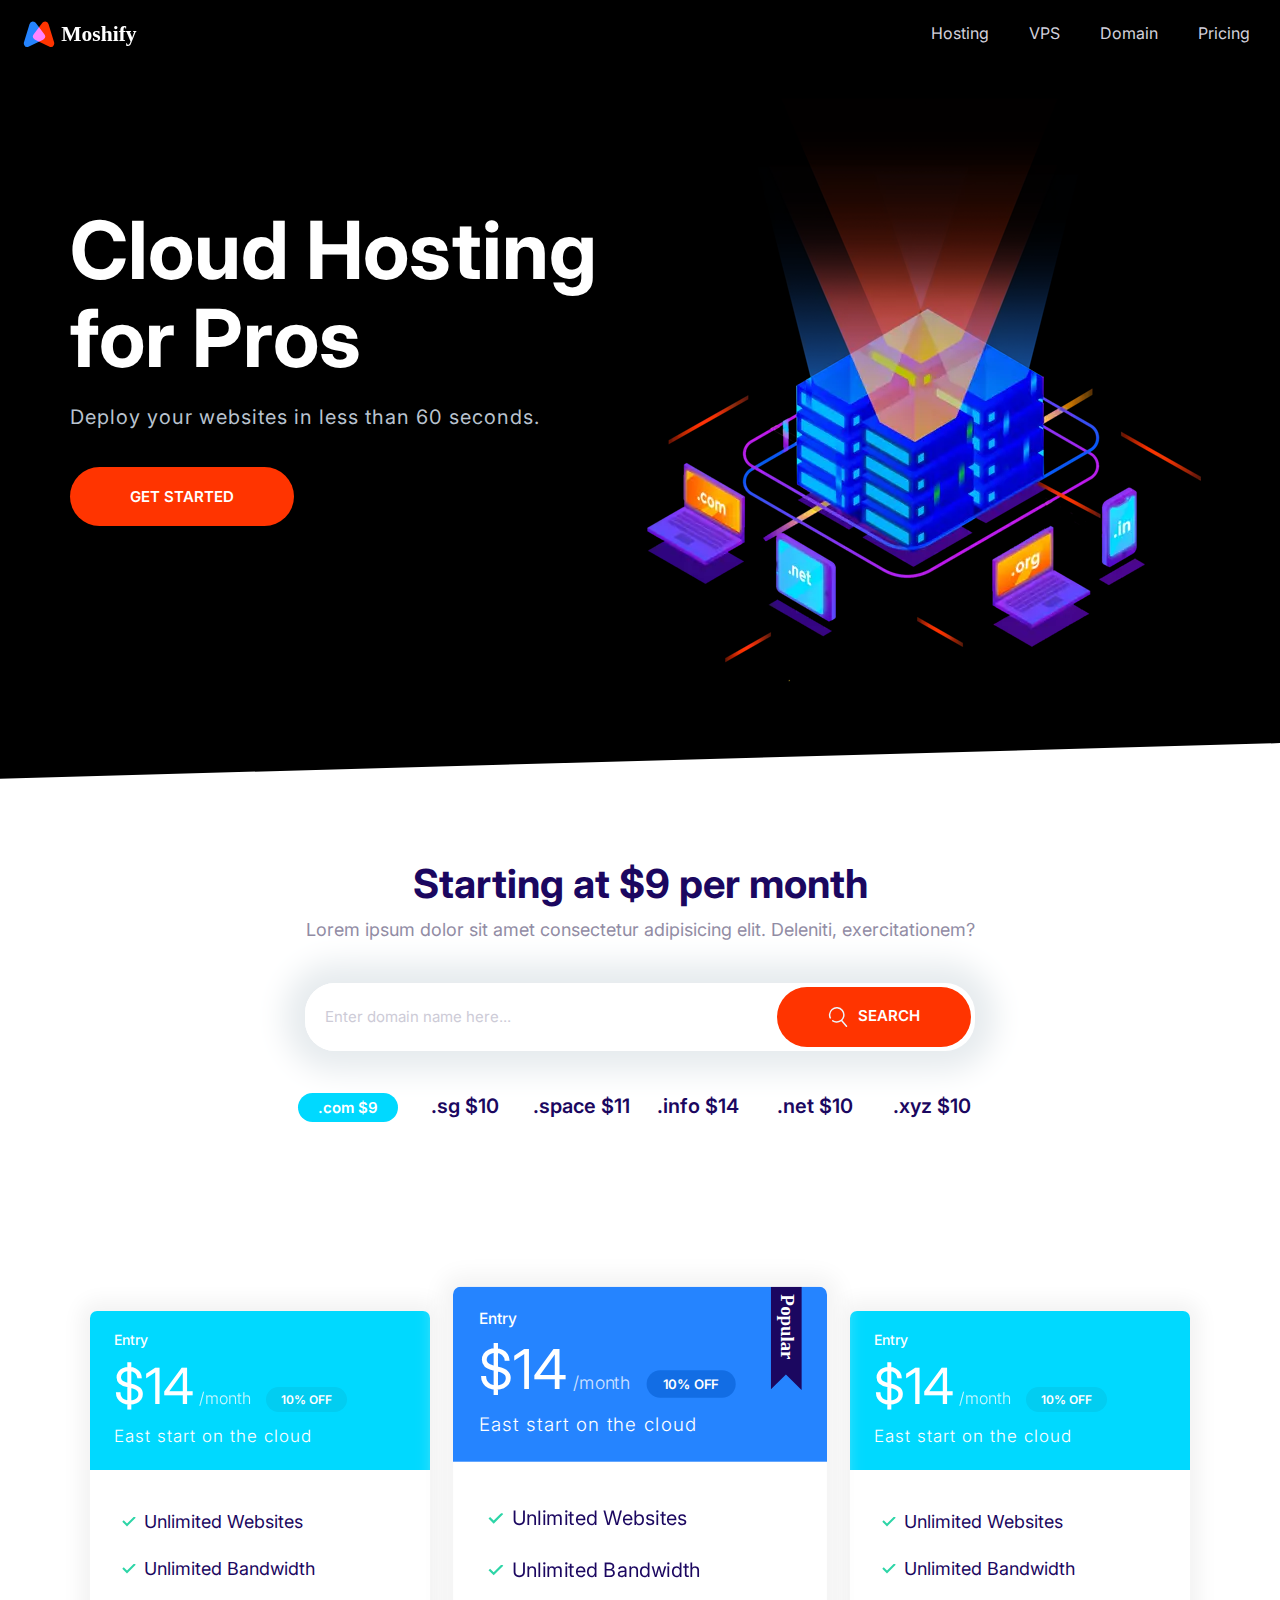
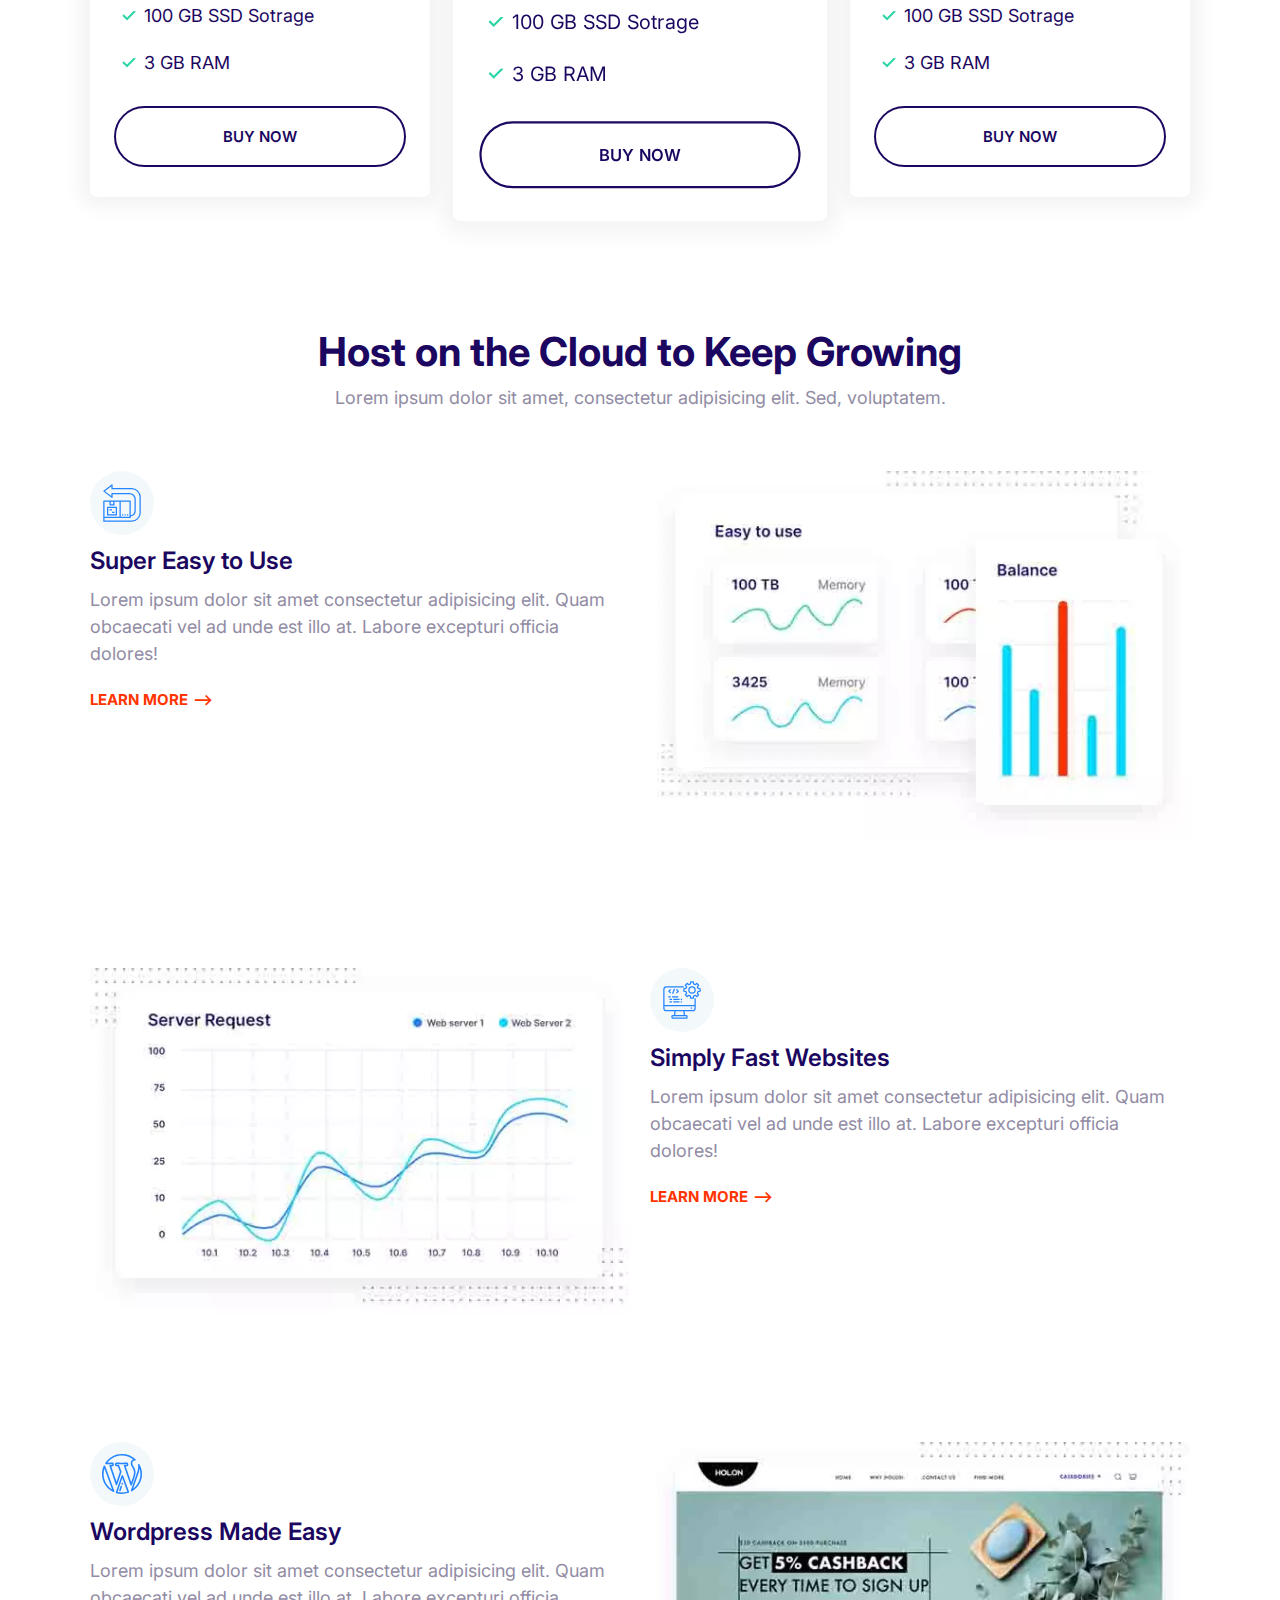
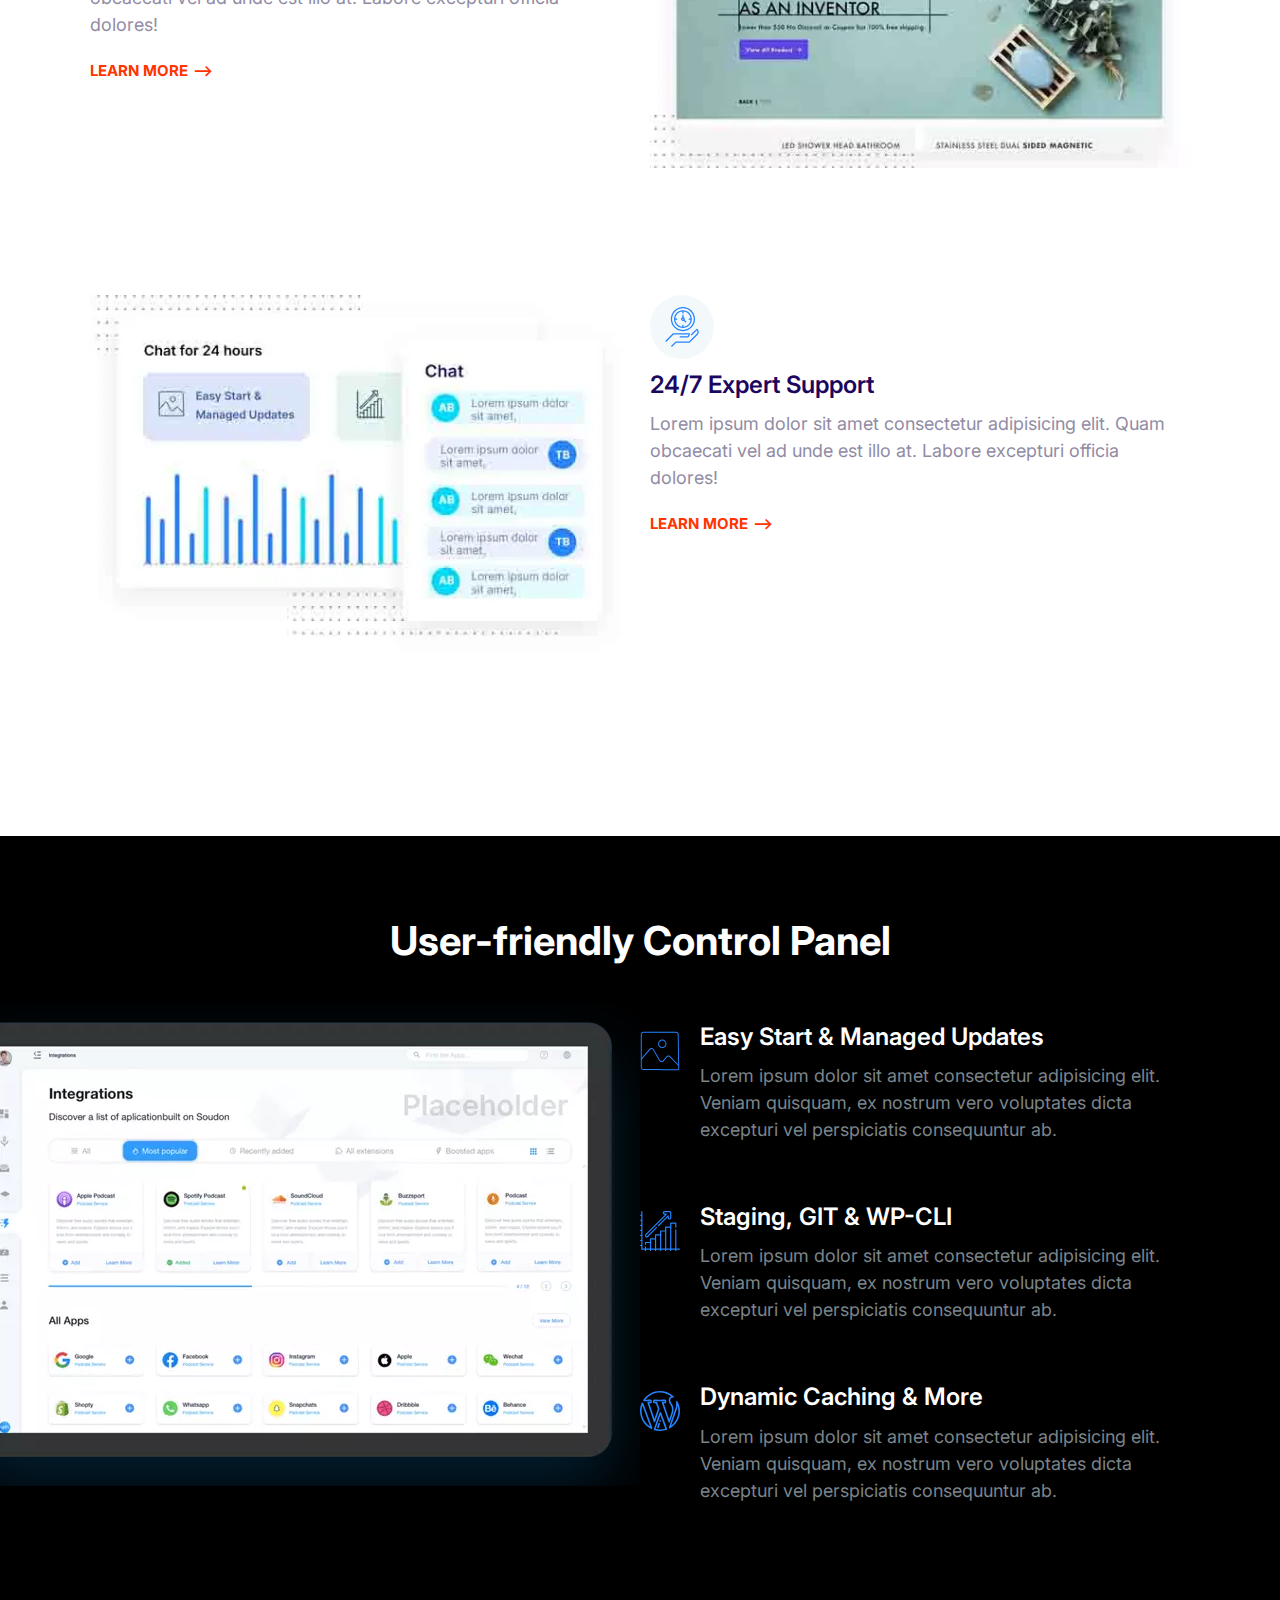
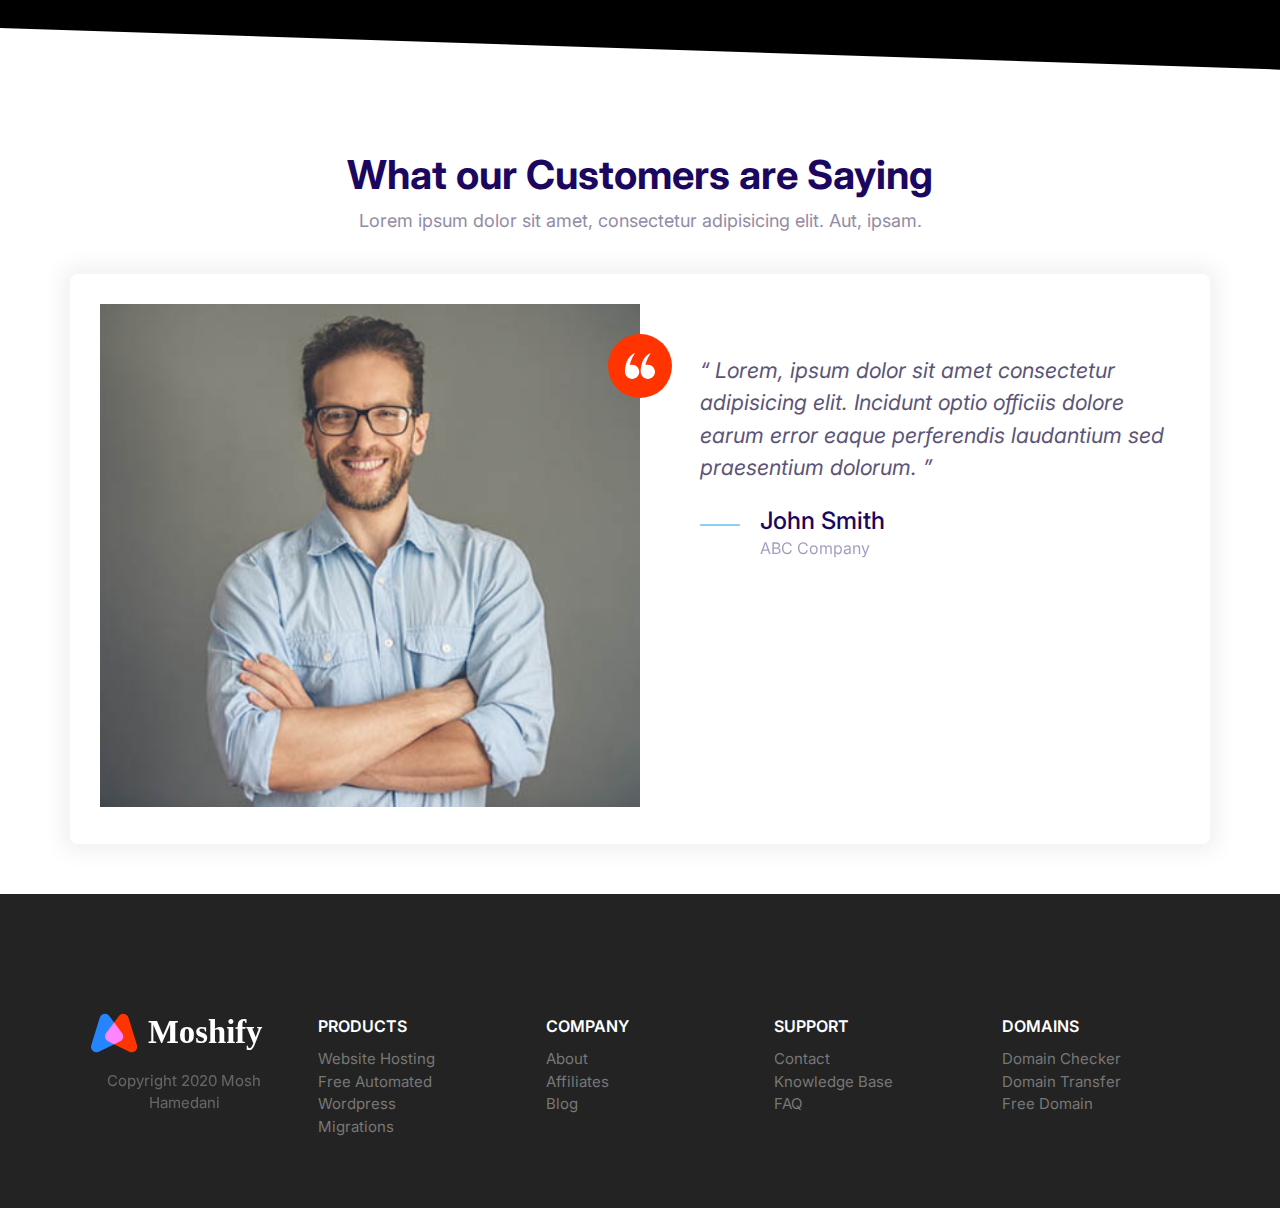
<file: index.html>
<!DOCTYPE html>
<html lang="en">
<head>
    <meta charset="UTF-8">
    <meta http-equiv="X-UA-Compatible" content="IE=edge">
    <meta name="viewport" content="width=device-width, initial-scale=1.0">
    <title>Document</title>
    <link rel="preconnect" href="https://fonts.googleapis.com"> 
<link rel="preconnect" href="https://fonts.gstatic.com" crossorigin> 
<link href="https://fonts.googleapis.com/css2?family=Inter:wght@400;600;700&display=swap" rel="stylesheet">
    <link rel="stylesheet" href="/CSS/normalize.css">
    <link rel="stylesheet" href="/CSS/styles.css">
</head>
<body>
  <header>
    <nav class="nav collapsible">
      <a class="nav__brand" href="/"><img src="images/logo.svg" alt="" /></a>
      <svg class="icon icon--white nav__toggler">
        <use xlink:href="images/sprite.svg#menu"></use>
      </svg>
      <ul class="list nav__list collapsible__content">
        <li class="nav__item"><a href="#">Hosting</a></li>
        <li class="nav__item"><a href="#">VPS</a></li>
        <li class="nav__item"><a href="#">Domain</a></li>
        <li class="nav__item"><a href="#">Pricing</a></li>
      </ul>
    </nav>
  </header>
  <section class="block block--dark block--skewed-left hero">
    <div class="container grid grid--1x2">
      <header class="block__header hero__content">
        <h1 class="block__heading">Cloud Hosting for Pros</h1>
        <p class="hero__tagline">Deploy your websites in less than 60 seconds.</p>
        <a href="" class="btn btn--accent btn--stretched">Get Started</a>
      </header>
      <picture>
        <source
          type="image/webp"
          srcset="images/banner.webp 1x, images/banner@2x.webp 2x"
        />
        <source
          type="image/png"
          srcset="images/banner.png 1x, images/banner@2x.png 2x"
        />
        <img class="hero__image" src="images/banner.png" alt="" />
      </picture>
    </div>
  </section>
  <section class="block container block-domain">
    <header class="block__header">
      <h2>Starting at $9 per month</h2>
      <p>
        Lorem ipsum dolor sit amet consectetur adipisicing elit. Deleniti,
        exercitationem?
      </p>
    </header>
    <div class="input-group">
      <input type="text" class="input" placeholder="Enter domain name here..." />
      <button class="btn btn--accent">
        <svg class="icon icon--white">
          <use xlink:href="images/sprite.svg#search"></use></svg
        >Search
      </button>
    </div>
    <ul class="list block-domain__prices">
      <li><span class="badge badge--secondary">.com $9</span></li>
      <li>.sg $10</li>
      <li>.space $11</li>
      <li>.info $14</li>
      <li>.net $10</li>
      <li>.xyz $10</li>
    </ul>
  </section>
  <section class="block container block-plans">
    <div class="grid grid--1x3">
      <div class="plan">
        <div class="card card--secondary">
          <header class="card__header">
            <h3 class="plan__name">Entry</h3>
            <span class="plan__price">$14</span>
            <span class="plan__billing-cycle">/month</span>
            <span class="badge badge--secondary badge--small">10% OFF</span>
            <span class="plan__description">East start on the cloud</span>
          </header>
          <div class="card__body">
            <ul class="list list--tick">
              <li class="list__item">Unlimited Websites</li>
              <li class="list__item">Unlimited Bandwidth</li>
              <li class="list__item">100 GB SSD Sotrage</li>
              <li class="list__item">3 GB RAM</li>
            </ul>
            <button class="btn btn--outline btn--block">Buy Now</button>
          </div>
        </div>
      </div>
      <div class="plan plan--popular">
        <div class="card card--primary">
          <header class="card__header">
            <h3 class="plan__name">Entry</h3>
            <span class="plan__price">$14</span>
            <span class="plan__billing-cycle">/month</span>
            <span class="badge badge--primary badge--small">10% OFF</span>
            <span class="plan__description">East start on the cloud</span>
          </header>
          <div class="card__body">
            <ul class="list list--tick">
              <li class="list__item">Unlimited Websites</li>
              <li class="list__item">Unlimited Bandwidth</li>
              <li class="list__item">100 GB SSD Sotrage</li>
              <li class="list__item">3 GB RAM</li>
            </ul>
            <button class="btn btn--outline btn--block">Buy Now</button>
          </div>
        </div>
      </div>
      <div class="plan">
        <div class="card card--secondary">
          <header class="card__header">
            <h3 class="plan__name">Entry</h3>
            <span class="plan__price">$14</span>
            <span class="plan__billing-cycle">/month</span>
            <span class="badge badge--secondary badge--small">10% OFF</span>
            <span class="plan__description">East start on the cloud</span>
          </header>
          <div class="card__body">
            <ul class="list list--tick">
              <li class="list__item">Unlimited Websites</li>
              <li class="list__item">Unlimited Bandwidth</li>
              <li class="list__item">100 GB SSD Sotrage</li>
              <li class="list__item">3 GB RAM</li>
            </ul>
            <button class="btn btn--outline btn--block">Buy Now</button>
          </div>
        </div>
      </div>
    </div>
  </section>
  <section class="block container">
    <header class="block__header">
      <h2>Host on the Cloud to Keep Growing</h2>
      <p>
        Lorem ipsum dolor sit amet, consectetur adipisicing elit. Sed, voluptatem.
      </p>
    </header>
    <article class="grid grid--1x2 feature">
      <div class="feature__content">
        <span class="icon-container">
          <svg class="icon icon--primary">
            <use xlink:href="images/sprite.svg#easy"></use>
          </svg>
        </span>
        <h3 class="feature__heading">Super Easy to Use</h3>
        <p>
          Lorem ipsum dolor sit amet consectetur adipisicing elit. Quam obcaecati
          vel ad unde est illo at. Labore excepturi officia dolores!
        </p>
        <a href="#" class="link-arrow">Learn More</a>
      </div>
      <picture>
        <source
          type="image/webp"
          srcset="images/easy.webp 1x, images/easy@2x.webp 2x"
        />
        <source
          type="image/jpg"
          srcset="images/easy.jpg 1x, images/easy@2x.jpg 2x"
        />
        <img class="feature__image" src="images/easy@2x.jpg" alt="" />
      </picture>
    </article>
    <article class="grid grid--1x2 feature">
      <div class="feature__content">
        <span class="icon-container">
          <svg class="icon icon--primary">
            <use xlink:href="images/sprite.svg#computer"></use>
          </svg>
        </span>
        <h3 class="feature__heading">Simply Fast Websites</h3>
        <p>
          Lorem ipsum dolor sit amet consectetur adipisicing elit. Quam obcaecati
          vel ad unde est illo at. Labore excepturi officia dolores!
        </p>
        <a href="#" class="link-arrow">Learn More</a>
      </div>
      <picture>
        <source
          type="image/webp"
          srcset="images/fast.webp 1x, images/fast@2x.webp 2x"
        />
        <source
          type="image/jpg"
          srcset="images/fast.jpg 1x, images/fast@2x.jpg 2x"
        />
        <img class="feature__image" src="images/fast@2x.jpg" alt="" />
      </picture>
    </article>
    <article class="grid grid--1x2 feature">
      <div class="feature__content">
        <span class="icon-container">
          <svg class="icon icon--primary">
            <use xlink:href="images/sprite.svg#wordpress"></use>
          </svg>
        </span>
        <h3 class="feature__heading">Wordpress Made Easy</h3>
        <p>
          Lorem ipsum dolor sit amet consectetur adipisicing elit. Quam obcaecati
          vel ad unde est illo at. Labore excepturi officia dolores!
        </p>
        <a href="#" class="link-arrow">Learn More</a>
      </div>
      <picture>
        <source
          type="image/webp"
          srcset="images/wordpress.webp 1x, images/wordpress@2x.webp 2x"
        />
        <source
          type="image/jpg"
          srcset="images/wordpress.jpg 1x, images/wordpress@2x.jpg 2x"
        />
        <img class="feature__image" src="images/wordpress@2x.jpg" alt="" />
      </picture>
    </article>
    <article class="grid grid--1x2 feature">
      <div class="feature__content">
        <span class="icon-container">
          <svg class="icon icon--primary">
            <use xlink:href="images/sprite.svg#clock"></use>
          </svg>
        </span>
        <h3 class="feature__heading">24/7 Expert Support</h3>
        <p>
          Lorem ipsum dolor sit amet consectetur adipisicing elit. Quam obcaecati
          vel ad unde est illo at. Labore excepturi officia dolores!
        </p>
        <a href="#" class="link-arrow">Learn More</a>
      </div>
      <picture>
        <source
          type="image/webp"
          srcset="images/support.webp 1x, images/support_2x.webp 2x"
        />
        <source
          type="image/jpg"
          srcset="images/support.jpg 1x, images/support@2x.jpg 2x"
        />
        <img class="feature__image" src="images/support@2x.jpg" alt="" />
      </picture>
    </article>
  </section>
  <section class="block block--dark block--skewed-right block-showcase">
    <header class="block__header">
      <h2>User-friendly Control Panel</h2>
    </header>
    <div class="container grid grid--1x2">
      <picture class="block-showcase__image">
        <source
          type="image/webp"
          srcset="images/ipad.webp 1x, images/ipad@2x.webp 2x"
        />
        <source
          type="image/png"
          srcset="images/ipad.png 1x, images/ipad@2x.png 2x"
        />
        <img src="images/ipad.png" alt="" />
      </picture>
      <ul class="list">
        <li>
          <div class="media">
            <div class="media__image">
              <svg class="icon icon--primary">
                <use xlink:href="images/sprite.svg#snap"></use>
              </svg>
            </div>
            <div class="media__body">
              <h3 class="media__title">Easy Start & Managed Updates</h3>
              <p>
                Lorem ipsum dolor sit amet consectetur adipisicing elit. Veniam
                quisquam, ex nostrum vero voluptates dicta excepturi vel
                perspiciatis consequuntur ab.
              </p>
            </div>
          </div>
        </li>
        <li>
          <div class="media">
            <div class="media__image">
              <svg class="icon icon--primary">
                <use xlink:href="images/sprite.svg#growth"></use>
              </svg>
            </div>
            <div class="media__body">
              <h3 class="media__title">Staging, GIT & WP-CLI</h3>
              <p>
                Lorem ipsum dolor sit amet consectetur adipisicing elit. Veniam
                quisquam, ex nostrum vero voluptates dicta excepturi vel
                perspiciatis consequuntur ab.
              </p>
            </div>
          </div>
        </li>
        <li>
          <div class="media">
            <div class="media__image">
              <svg class="icon icon--primary">
                <use xlink:href="images/sprite.svg#wordpress"></use>
              </svg>
            </div>
            <div class="media__body">
              <h3 class="media__title">Dynamic Caching & More</h3>
              <p>
                Lorem ipsum dolor sit amet consectetur adipisicing elit. Veniam
                quisquam, ex nostrum vero voluptates dicta excepturi vel
                perspiciatis consequuntur ab.
              </p>
            </div>
          </div>
        </li>
      </ul>
    </div>
  </section>
  <section class="block">
    <header class="block__header">
      <h2>What our Customers are Saying</h2>
      <p>Lorem ipsum dolor sit amet, consectetur adipisicing elit. Aut, ipsam.</p>
    </header>
    <div class="container">
      <div class="card testimonial">
        <div class="grid grid--1x2">
          <div class="testimonial__image">
            <img src="images/testimonial.jpg" alt="A happy, smiling customer" />
            <span class="icon-container icon-container--accent">
              <svg class="icon icon--white icon--small">
                <use xlink:href="images/sprite.svg#quotes"></use>
              </svg>
            </span>
          </div>
          <blockquote class="quote">
            <p class="quote__text">
              Lorem, ipsum dolor sit amet consectetur adipisicing elit. Incidunt
              optio officiis dolore earum error eaque perferendis laudantium sed
              praesentium dolorum.
            </p>
            <footer>
              <div class="media">
                <div class="media__image">
                  <svg class="icon icon--primary quote__line">
                    <use xlink:href="images/sprite.svg#line"></use>
                  </svg>
                </div>
                <div class="media__body">
                  <h3 class="media__title quote__author">John Smith</h3>
                  <p class="quote__organization">ABC Company</p>
                </div>
              </div>
            </footer>
          </blockquote>
        </div>
      </div>
    </div>
  </section>
  <footer class="block block--dark footer">
    <div class="container grid footer__sections">
      <section class="collapsible collapsible--expanded footer__section">
        <header class="collapsible__header">
          <h2 class="collapsible__heading footer__heading">Products</h2>
          <svg class="icon icon--white collapsible__chevron">
            <use xlink:href="images/sprite.svg#chevron"></use>
          </svg>
        </header>
        <div class="collapsible__content">
          <ul class="list">
            <li><a href="#">Website Hosting</a></li>
            <li><a href="#">Free Automated Wordpress</a></li>
            <li><a href="#">Migrations</a></li>
          </ul>
        </div>
      </section>
      <section class="collapsible footer__section">
        <header class="collapsible__header">
          <h2 class="collapsible__heading footer__heading">Company</h2>
          <svg class="icon icon--white collapsible__chevron">
            <use xlink:href="images/sprite.svg#chevron"></use>
          </svg>
        </header>
        <div class="collapsible__content">
          <ul class="list">
            <li><a href="#">About</a></li>
            <li><a href="#">Affiliates</a></li>
            <li><a href="#">Blog</a></li>
          </ul>
        </div>
      </section>
      <section class="collapsible footer__section">
        <header class="collapsible__header">
          <h2 class="collapsible__heading footer__heading">Support</h2>
          <svg class="icon icon--white collapsible__chevron">
            <use xlink:href="images/sprite.svg#chevron"></use>
          </svg>
        </header>
        <div class="collapsible__content">
          <ul class="list">
            <li><a href="#">Contact</a></li>
            <li><a href="#">Knowledge Base</a></li>
            <li><a href="#">FAQ</a></li>
          </ul>
        </div>
      </section>
      
      <section class="collapsible footer__section">
        <header class="collapsible__header">
          <h2 class="collapsible__heading footer__heading">Domains</h2>
          <svg class="icon icon--white collapsible__chevron">
            <use xlink:href="images/sprite.svg#chevron"></use>
          </svg>
        </header>
        <div class="collapsible__content">
          <ul class="list">
            <li><a href="#">Domain Checker</a></li>
            <li><a href="#">Domain Transfer</a></li>
            <li><a href="#">Free Domain</a></li>
          </ul>
        </div>
      </section>
  
      <section class="footer__brand">
        <img src="images/logo.svg" alt="" />
        <p class="footer__copyright">Copyright 2020 Mosh Hamedani</p>
      </section>
    </div>
  </footer>
  
  
  

  <script src="js/main.js"></script>
</body>
</html>
</file>
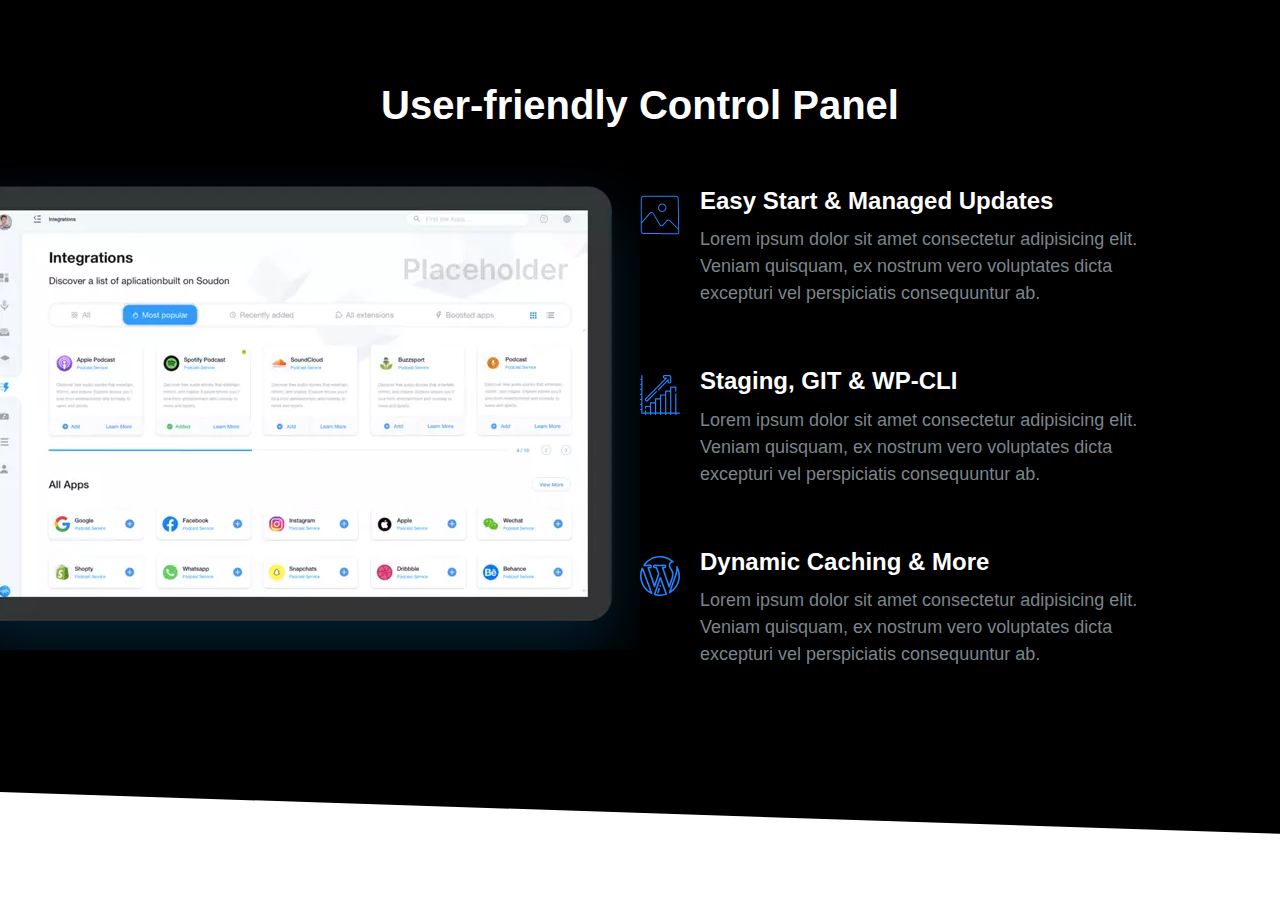
<file: test.html>
<!DOCTYPE html>
<html lang="en">
<head>
    <meta charset="UTF-8">
    <meta http-equiv="X-UA-Compatible" content="IE=edge">
    <meta name="viewport" content="width=device-width, initial-scale=1.0">
    <title>Document</title>
    <link rel="stylesheet" href="/CSS/normalize.css">
    <link rel="stylesheet" href="/CSS/styles.css">
</head>
<body>
    <section class="block block--dark block--skewed-right block-showcase">
        <header class="block__header">
          <h2>User-friendly Control Panel</h2>
        </header>
        <div class="container grid grid--1x2">
          <picture class="block-showcase__image">
            <source
              type="image/webp"
              srcset="images/ipad.webp 1x, images/ipad@2x.webp 2x"
            />
            <source
              type="image/png"
              srcset="images/ipad.png 1x, images/ipad@2x.png 2x"
            />
            <img src="images/ipad.png" alt="" />
          </picture>
          <ul class="list">
            <li>
              <div class="media">
                <div class="media__image">
                  <svg class="icon icon--primary">
                    <use xlink:href="images/sprite.svg#snap"></use>
                  </svg>
                </div>
                <div class="media__body">
                  <h3 class="media__title">Easy Start & Managed Updates</h3>
                  <p>
                    Lorem ipsum dolor sit amet consectetur adipisicing elit. Veniam
                    quisquam, ex nostrum vero voluptates dicta excepturi vel
                    perspiciatis consequuntur ab.
                  </p>
                </div>
              </div>
            </li>
            <li>
              <div class="media">
                <div class="media__image">
                  <svg class="icon icon--primary">
                    <use xlink:href="images/sprite.svg#growth"></use>
                  </svg>
                </div>
                <div class="media__body">
                  <h3 class="media__title">Staging, GIT & WP-CLI</h3>
                  <p>
                    Lorem ipsum dolor sit amet consectetur adipisicing elit. Veniam
                    quisquam, ex nostrum vero voluptates dicta excepturi vel
                    perspiciatis consequuntur ab.
                  </p>
                </div>
              </div>
            </li>
            <li>
              <div class="media">
                <div class="media__image">
                  <svg class="icon icon--primary">
                    <use xlink:href="images/sprite.svg#wordpress"></use>
                  </svg>
                </div>
                <div class="media__body">
                  <h3 class="media__title">Dynamic Caching & More</h3>
                  <p>
                    Lorem ipsum dolor sit amet consectetur adipisicing elit. Veniam
                    quisquam, ex nostrum vero voluptates dicta excepturi vel
                    perspiciatis consequuntur ab.
                  </p>
                </div>
              </div>
            </li>
          </ul>
        </div>
      </section>
      
</body>
</html>
</file>
<file: CSS/styles.css>
@import "./normalize.css";
:root {
  --color-primary: #2584ff;
  --color-secondary: #00d9ff;
  --color-accent: #ff3400;
  --color-headings: #1b0760;
  --color-body: #918ca4;
  --color-body-darker: #5c5577;
  --color-border: #ccc;
  --border-radius: 30px;
}

*, *::after, *::before {
  box-sizing: border-box;
}

/* Typography */

::selection {
    background: var(--color-primary);
    color: #fff;
  }
  
  html {
    font-size: 62.5%;
  }
  
  img {
    width: 100%;
  }
  
  body {
    font-family: Inter, Arial, Helvetica, sans-serif;
    font-size: 2rem;
    line-height: 1.5;
    color: var(--color-body);
  }
  
  h1, h2, h3 {
    color: var(--color-headings);
    margin-bottom: 1rem;
    line-height: 1.1;
  }
  
  h1 {
    font-size: 6rem;
  }
  
  h2 {
    font-size: 4rem;
  }
  
  h3 {
    font-size: 2.8rem;
    font-weight: 600;
    line-height: 1.3;
  }
  
  p {
    margin-top: 0;
  }
  
  @media screen and (min-width: 1024px) {
    body {
      font-size: 1.8rem;
    }
    h1 {
      font-size: 8rem;
    }
    h2 {
      font-size: 4rem;
    }
    h3 {
      font-size: 2.4rem;
    }
  }

  /* Links */

a {
    text-decoration: none;
  }
  
  .link-arrow {
    color: var(--color-accent);
    text-transform: uppercase;
    font-size: 2rem;
    font-weight: bold;
  }
  
  .link-arrow::after {
    content: "-->";
    margin-left: 5px;
    transition: margin 0.15s;
  }
  
  .link-arrow:hover::after {
    margin-left: 10px;
  }
  
  @media screen and (min-width: 1024px) {
    .link-arrow {
      font-size: 1.5rem;
    }
  }

  /* Badges */

.badge {
    border-radius: 20px;
    font-size: 2rem;
    font-weight: 600;
    padding: 0.5rem 2rem;
    white-space: nowrap;
  }
  
  .badge--primary {
    background: var(--color-primary);
    color: #fff;
  }
  
  .badge--secondary {
    background: var(--color-secondary);
    color: #fff;
  }
  
  .badge--small {
    font-size: 1.6rem;
    padding: 0.5rem 1.5rem;
  }
  
  @media screen and (min-width: 1024px) {
    .badge {
      font-size: 1.5rem;
    }
    .badge--small {
      font-size: 1.2rem;
    }
  }

  /* Lists */

.list {
    list-style: none;
    padding-left: 0;
  }
  
  .list--inline .list__item {
    display: inline-block;
    margin-right: 2rem;
  }
  
  .list--tick {
    list-style-image: url(../images/tick.svg);
    padding-left: 3rem;
    color: var(--color-headings);
  }
  
  .list--tick .list__item {
    padding-left: 0.5rem;
    margin-bottom: 1rem;
  }
  
  @media screen and (min-width: 1024px) {
    .list--tick .list__item {
      padding-left: 0;
    }
  }
  
  /* Icons */

.icon {
    width: 40px;
    height: 40px;
  }
  
  .icon--small {
    width: 30px;
    height: 30px;
  }
  
  .icon--primary {
    fill: var(--color-primary);
  }
  
  .icon--white {
    fill: #fff;
  }
  
  .icon-container {
    background: #f3f9fa;
    width: 64px;
    height: 64px;
    border-radius: 100%;
    display: inline-flex;
    justify-content: center;
    align-items: center;
  }
  
  .icon-container--accent {
    background: var(--color-accent);
  }

  /* Buttons */

.btn {
    border-radius: 40px;
    border: 0;
    cursor: pointer;
    font-size: 1.8rem;
    font-weight: 600;
    margin: 1rem 0;
    outline: 0;
    padding: 2rem 4vw;
    text-align: center;
    text-transform: uppercase;
    white-space: nowrap;
  }
  
  .btn .icon {
    width: 2rem;
    height: 2rem;
    margin-right: 1rem;
    vertical-align: middle;
  }
  
  .btn--primary {
    background: var(--color-primary);
    color: #fff;
  }
  
  .btn--primary:hover {
    background: #3a8ffd;
  }
  
  .btn--secondary {
    background: var(--color-secondary);
    color: #fff;
  }
  
  .btn--secondary:hover {
    background: #05cdf0;
  }
  
  .btn--accent {
    background: var(--color-accent);
    color: #fff;
  }
  
  .btn--accent:hover {
    background: #ec3000;
  }
  
  .btn--outline {
    background: #fff;
    color: var(--color-headings);
    border: 2px solid var(--color-headings);
  }
  
  .btn--outline:hover {
    background: var(--color-headings);
    color: #fff;
  }
  
  .btn--stretched {
    padding-left: 6rem;
    padding-right: 6rem;
  }
  
  .btn--block {
    width: 100%;
    display: inline-block;
  }
  
  @media screen and (min-width: 1024px) {
    .btn {
      font-size: 1.5rem;
    }
  }
  
  /* Inputs */

.input {
    border-radius: var(--border-radius);
    border: 1px solid var(--color-border);
    color: var(--color-headings);
    font-size: 2rem;
    outline: 0;
    padding: 1.5rem 3.5rem;
  }
  
  ::placeholder {
    color: #cdcbd7;
  }
  
  .input-group {
    border: 1px solid var(--color-border);
    border-radius: var(--border-radius);
    display: flex;
  }
  
  .input-group .input {
    border: 0;
    flex-grow: 1;
    padding: 1.5rem 2rem;
    width: 0;
  }
  
  .input-group .btn {
    margin: 4px;
  }
  
  @media screen and (min-width: 1024px) {
    .input {
      font-size: 1.5rem;
    }
  }

  /* Cards */

.card {
  border-radius: 7px;
  box-shadow: 0 0 20px 10px #f3f3f3;
  overflow: hidden;
}

.card__header, .card__body {
  padding: 2rem 7%;
}

.card--primary .card__header {
  background: var(--color-primary);
  color: #fff;
}

.card--secondary .card__header {
  background: var(--color-secondary);
  color: #fff;
}

.card--primary .badge--primary {
  background: #126de4;
}

.card--secondary .badge--secondary {
  background: #02cdf1;
}

/* Plans */

.plan {
  transition: transform 0.2s ease-out;
}

.plan__name {
  color: #fff;
  margin: 0;
  font-weight: 500;
  font-size: 2.4rem;
}

.plan__price {
  font-size: 5rem;
}

.plan__billing-cycle {
  font-size: 2rem;
  font-weight: 300;
  opacity: 0.8;
  margin-right: 1rem;
}

.plan__description {
  font-size: 2rem;
  font-weight: 300;
  letter-spacing: 1px;
  display: block;
}

.plan .list__item {
  margin-bottom: 2rem;
}

.plan--popular .card__header {
  position: relative;
}

.plan--popular .card__header::before {
  content: url(../images/popular.svg);
  width: 40px;
  display: inline-block;
  position: absolute;
  top: -6px;
  right: 5%;
}

.plan:hover {
  transform: scale(1.05);
}

.plan--popular:hover {
  transform: scale(1.15);
}

@media screen and (min-width: 1024px) {
  .plan--popular {
    transform: scale(1.1);
  }
  .plan__name {
    font-size: 1.4rem;
  }
  .plan__price {
    font-size: 5rem;
  }
  .plan__billing-cycle {
    font-size: 1.6rem;
  }
  .plan__description {
    font-size: 1.7rem;
  }
}

/* Media */

.media {
  display: flex;
  margin-bottom: 4rem;
}

.media__title {
  margin-top: 0;
}

.media__body {
  margin: 0 2rem;
}

.media__image {
  margin-top: 1rem;
}

/* Quotes */

.quote {
  font-size: 3rem;
  font-style: italic;
  color: var(--color-body-darker);
  line-height: 1.3;
}

.quote__text::before {
  content: open-quote;
}

.quote__text::after {
  content: close-quote;
}

.quote__author {
  font-size: 2rem;
  font-weight: 500;
  font-style: normal;
  margin-bottom: 0;
}

.quote__organization {
  color: var(--color-headings);
  opacity: 0.4;
  font-size: 1.5rem;
  font-style: normal;
}

.quote__line {
  position: relative;
  bottom: 10px;
}

@media screen and (min-width: 1024px) {
  .quote {
    font-size: 2rem;
  }
  .quote__author {
    font-size: 2.4rem;
  }
  .quote__organization {
    font-size: 1.6rem;
  }
}

/* Grids */

.grid {
  display: grid;
}

@media screen and (min-width: 768px) {
  .grid--1x2 {
    grid-template-columns: repeat(2, 1fr);
  }
}

@media screen and (min-width: 1024px) {
  .grid--1x3 {
    grid-template-columns: repeat(3, 1fr);
  }
}

/* Testimonials */

.testimonial {
  padding: 3rem;
}

.testimonial .quote {
  margin: 2rem 0;
  font-size: 110%;
}

.testimonial__image {
  position: relative;
  margin: 0 3rem;
}

.testimonial__image>.icon-container {
  position: absolute;
  top: 3rem;
  right: -32px;
}

@media screen and (min-width: 768px) {
  .testimonial__image {
    margin: 0;
  }
  .testimonial .quote {
    margin: 5rem 0 0 6rem;
    font-size: 120%;
    line-height: 1.5;
  }
}

/* Callouts */

.callout {
  padding: 4rem;
  border-radius: 5px;
}

.callout--primary {
  background: var(--color-primary);
  color: #fff;
}

.callout__heading {
  color: #fff;
  margin-top: 0;
  font-size: 3rem;
}

.callout .btn {
  justify-self: center;
  align-self: center;
}

.callout__content {
  text-align: center;
}

@media screen and (min-width: 768px) {
  .callout .grid--1x2 {
    grid-template-columns: 1fr auto;
  }
  .callout__content {
    text-align: left;
  }
  .callout .btn {
    justify-self: start;
    margin: 0 2rem;
  }
}

/* Collapsibles */

.collapsible__header {
  display: flex;
  justify-content: space-between;
}

.collapsible__heading {
  margin-top: 0;
  font-size: 3rem;
}

.collapsible__chevron {
  transform: rotate(-90deg);
  transition: transform 0.3s;
}

.collapsible__content {
  max-height: 0;
  overflow: hidden;
  opacity: 0;
  transition: all 0.3s;
}

.collapsible--expanded .collapsible__chevron {
  transform: rotate(0);
}

.collapsible--expanded .collapsible__content {
  max-height: 100%;
  opacity: 1;
}

/* Blocks */

.block {
  --padding-vertical: 5rem;
  padding: var(--padding-vertical) 2rem;
}

.block__header {
  text-align: center;
  margin-bottom: 4rem;
}

.block__heading {
  margin-top: 0;
}

.block--dark {
  background: #000;
  color: #7b858b;
}

.block--dark h1, .block--dark h2, .block--dark h3 {
  color: #fff;
}

.block--skewed-right {
  padding-bottom: calc(var(--padding-vertical) + 4rem);
  clip-path: polygon(0% 0%, 100% 0%, 100% 100%, 0% 95%);
}

.block--skewed-left {
  padding-bottom: calc(var(--padding-vertical) + 4rem);
  clip-path: polygon(0% 0%, 100% 0%, 100% 95%, 0% 100%);
}

.container {
  max-width: 1140px;
  margin: 0 auto;
}

/* Navigation Bar */

.nav {
  background: #000;
  display: flex;
  justify-content: space-between;
  flex-wrap: wrap;
  padding: 1rem;
  align-items: center;
}

.nav__list {
  width: 100%;
  margin: 0;
}

.nav__item {
  padding: 0.5rem 2rem;
  border-bottom: 1px solid #222;
}

.nav__item:last-of-type {
  border-bottom: none;
}

.nav__item>a {
  color: #d2d0db;
  transition: color 0.3s;
}

.nav__item>a:hover {
  color: #fff;
}

.nav__toggler {
  opacity: 0.5;
  transition: box-shadow 0.15s;
  cursor: pointer;
}

.nav.collapsible--expanded .nav__toggler {
  opacity: 1;
  box-shadow: 0 0 0 3px #666;
  border-radius: 5px;
}

.nav__brand {
  transform: translateY(5px);
  width: 150px;
}

@media screen and (min-width: 768px) {
  .nav__toggler {
    display: none;
  }
  .nav__list {
    width: auto;
    display: flex;
    font-size: 1.6rem;
    max-height: 100%;
    opacity: 1;
  }
  .nav__item {
    border: 0;
  }
}

/* Hero */

.hero__tagline {
  font-size: 2rem;
  color: #b9c3cf;
  letter-spacing: 1px;
  margin: 2rem 0 5rem;
}

@media screen and (min-width: 768px) {
  .hero__content {
    text-align: left;
    align-self: center;
  }
}

@media screen and (min-width: 1024px) {
  .hero {
    padding-top: 0;
  }
}

/* Domain Block */

.block-domain .input-group {
  box-shadow: 0 0 30px 20px #e6ebee;
  border: 0;
  margin: 4rem auto;
  max-width: 670px;
}

.block-domain__prices {
  color: var(--color-headings);
  display: grid;
  grid-template-columns: repeat(2, 1fr);
  grid-template-rows: repeat(2, 6rem);
  font-size: 2rem;
  font-weight: 600;
  justify-items: center;
  max-width: 700px;
  margin: 0 auto;
}

@media screen and (min-width: 768px) {
  .block-domain__prices {
    grid-template-columns: repeat(auto-fit, minmax(10rem, 1fr));
  }
}

/* Plans Block */

.block-plans .grid {
  gap: 8rem 4rem;
}

.block-plans .card {
  max-width: 500px;
  margin: 0 auto;
}

/* Features */

.feature {
  gap: 4rem 2rem;
  margin: 12rem 0;
}

.feature:first-of-type {
  margin-top: 6rem;
}

.feature__heading {
  margin: 1rem 0;
}
.feature__image {
  width: 100%;
}

@media screen and (min-width: 768px) {
  .feature:nth-of-type(even) .feature__content {
    order: 2;
  }
}

/* Showcase Block */

@media screen and (min-width: 768px) {
  .block-showcase .grid {
    grid-template-columns: 50% 50%;
  }
  .block-showcase__image {
    justify-self: end;
  }
  .block-showcase__image>img {
    width: auto;
    max-width: 700px;
  }
}

/* Testimonials */

.testimonial {
  padding: 3rem;
}

.testimonial .quote {
  margin: 2rem 0;
  font-size: 110%;
}

.testimonial__image {
  position: relative;
  margin: 0 3rem;
}

.testimonial__image>.icon-container {
  position: absolute;
  top: 3rem;
  right: -32px;
}

@media screen and (min-width: 768px) {
  .testimonial__image {
    margin: 0;
  }
  .testimonial .quote {
    margin: 5rem 0 0 6rem;
    font-size: 120%;
    line-height: 1.5;
  }
}

/* Footer */

.footer {
  background: #232323;
  padding-top: 10rem;
}

.footer a {
  color: #777;
  transition: color 0.3s;
}

.footer a:hover {
  color: #fff;
}

.footer__section {
  padding: 2rem;
  border-bottom: 1px solid #393939;
}

.footer__section .list {
  margin: 0;
}

.footer__heading {
  text-transform: uppercase;
  font-weight: 600;
  font-size: 2.5rem;
  line-height: 1.5;
}

.footer__brand {
  margin-top: 5rem;
  text-align: center;
}

.footer__brand img {
  max-width: 230px;
}

.footer__copyright {
  font-size: 2.1rem;
  color: #fff;
  opacity: 0.3;
}

@media screen and (min-width: 768px) {
  .footer {
    font-size: 1.5rem;
  }
  .footer__sections {
    grid-template-columns: repeat(auto-fit, minmax(10rem, 1fr));
  }
  .footer .collapsible__chevron {
    display: none;
  }
  .footer .collapsible__content {
    opacity: 1;
    max-height: 100%;
  }
  .footer__brand {
    order: -1;
    margin-top: 1rem;
  }
  .footer__copyright {
    font-size: 1.5rem;
  }
  .footer__section {
    border: 0;
  }
  .footer__heading {
    font-size: 1.6rem;
  }
}
</file>
